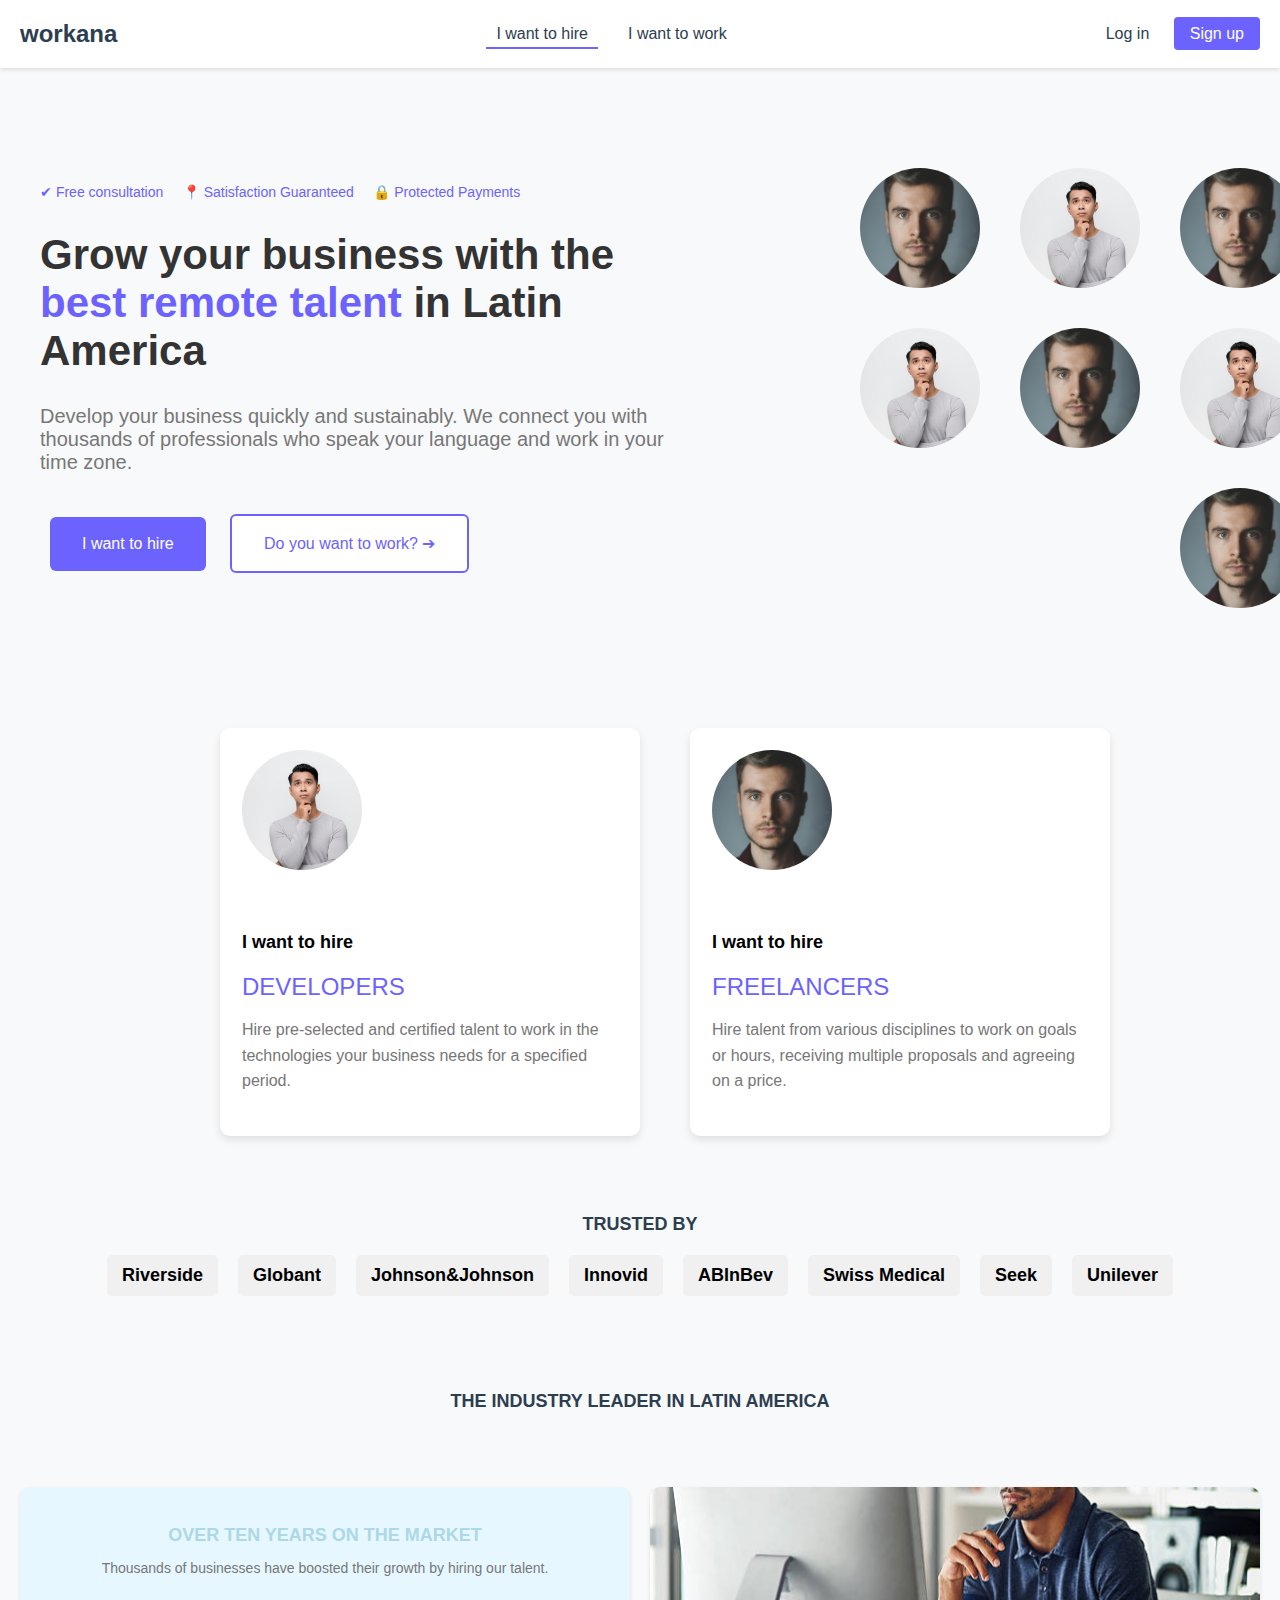
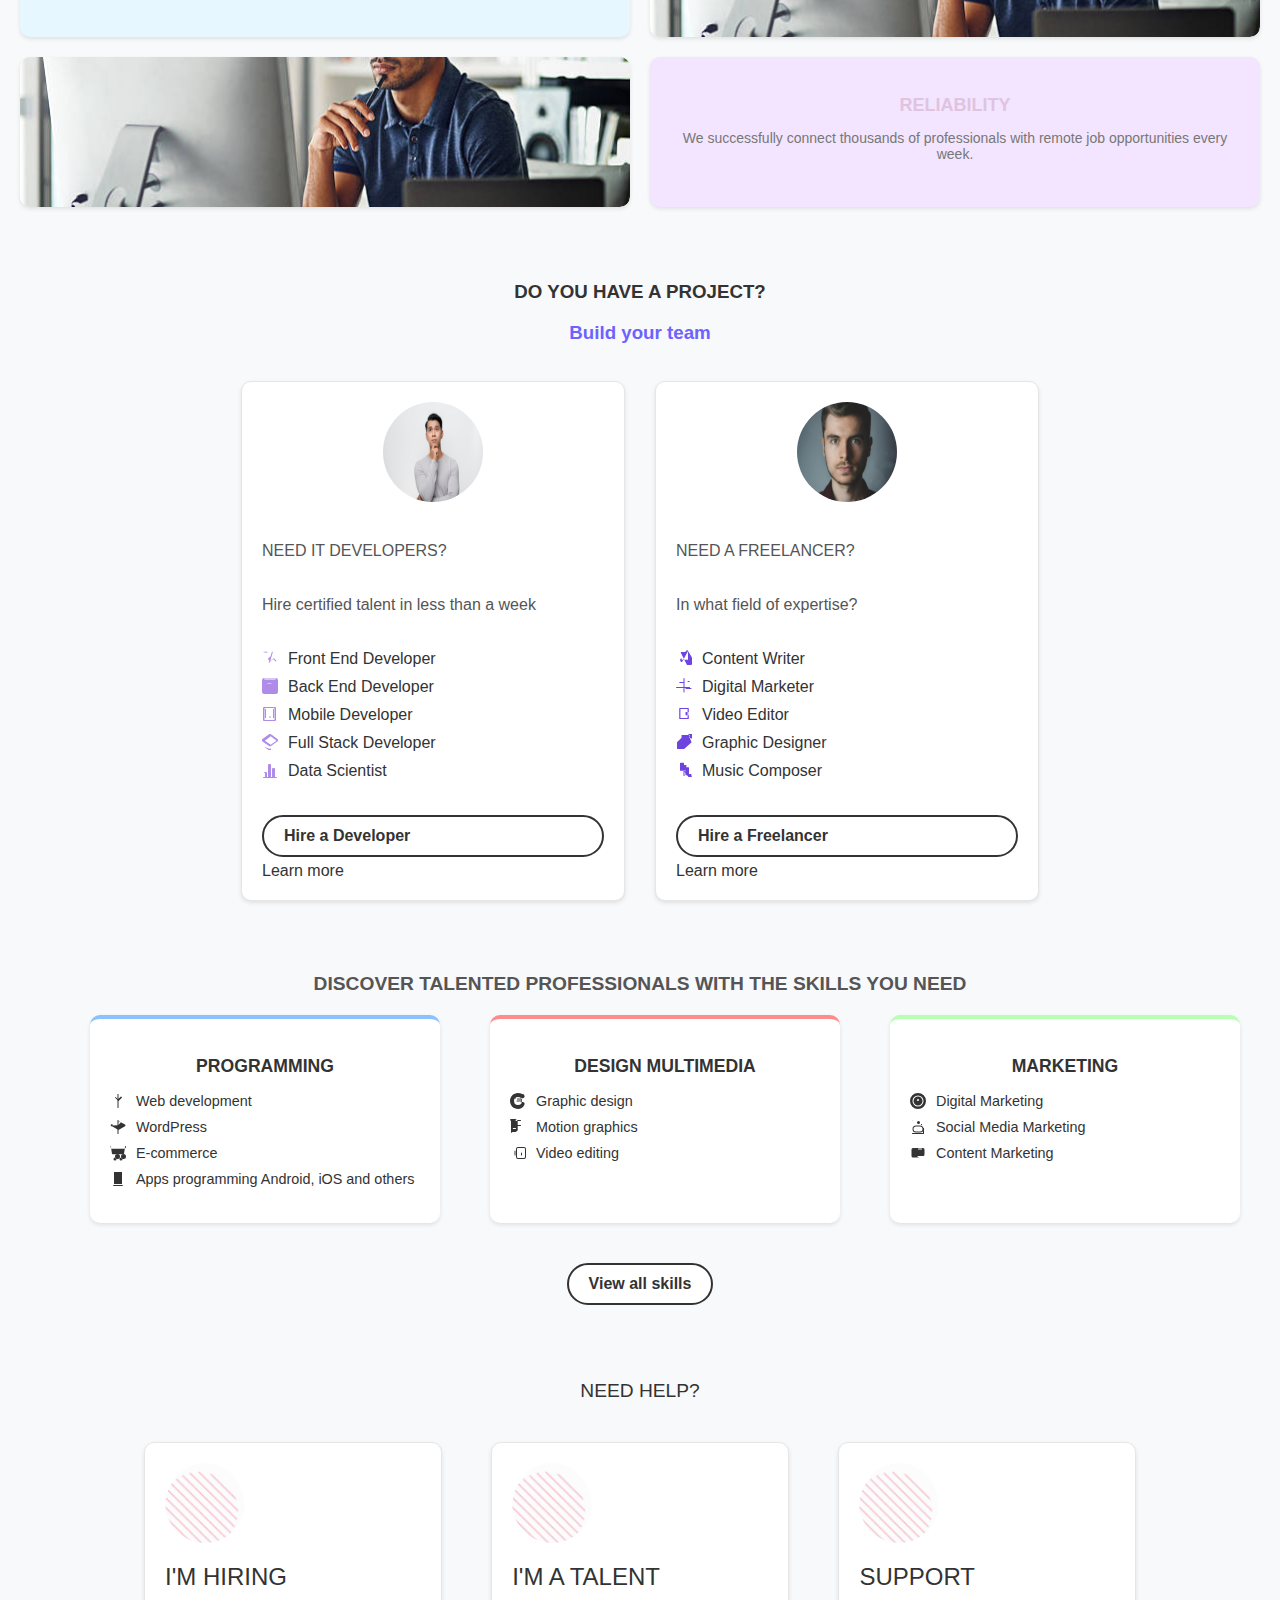
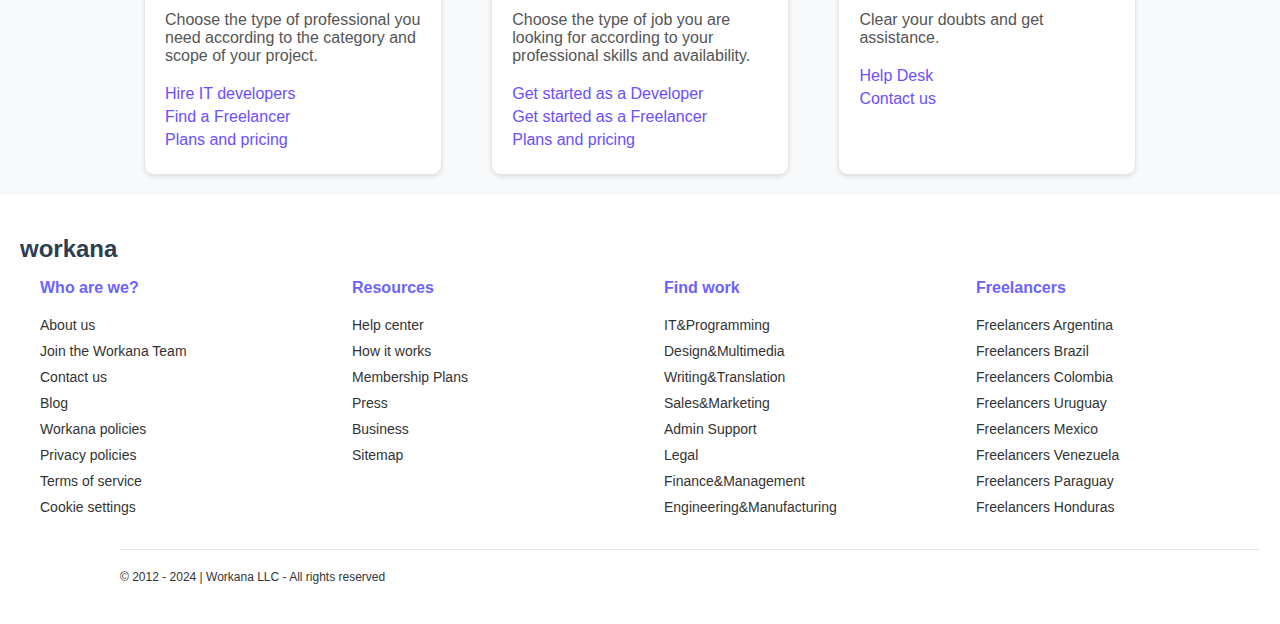
<file: index.html>
<!DOCTYPE html>
<html lang="en">
<head>
    <meta charset="UTF-8">
    <meta name="viewport" content="width=device-width, initial-scale=1.0">
    <title>Workana Clone</title>
    <link rel="stylesheet" href="assets/css/style.css">
</head>
<body>
    <header>
        <div class="logo">workana</div>
        <nav>
            <ul>
                <li><a href="#" class="active">I want to hire</a></li>
                <li><a href="wantwork.html">I want to work</a></li>
            </ul>
        </nav>
        <div class="auth">
            <a href="#">Log in</a>
            <a href="#" class="signup">Sign up</a>
        </div>
    </header>
    <main>
        <section class="hero">
            <div class="hero-text">
                <div class="badges">
                    <span>✔ Free consultation</span>
                    <span>📍 Satisfaction Guaranteed</span>
                    <span>🔒 Protected Payments</span>
                </div>
                <h1>Grow your business with the  <span class="highlight">best remote talent</span> in Latin America</h1>
                <p>Develop your business quickly and sustainably. We connect you with thousands of professionals who speak your language and work in your time zone.</p>
                <a href="#" class="cta">I want to hire</a>
                <a href="wantwork.html" class="cta secondary">Do you want to work? ➔</a>
            </div>
            <div class="hero-images">
                <div id="circle1" class="circle"><img src="assets/images/person.jpg" alt="Person"></div>
                <div id="circle2" class="circle"><img src="assets/images/person1.png" alt="Person"></div>
                <div id="circle3" class="circle"><img src="assets/images/person.jpg" alt="Person"></div>
                <div id="circle4" class="circle"><img src="assets/images/person1.png" alt="Person"></div>
                <div id="circle5" class="circle"><img src="assets/images/person.jpg" alt="Person"></div>
                <div id="circle6" class="circle"><img src="assets/images/person1.png" alt="Person"></div>
                <div id="circle7" class="circle"><img src="assets/images/person.jpg" alt="Person"></div>
            </div>
        </section>
        
        <section class="cards-section">
            <div class="card">
                <div class="card-image">
                    <img src="assets/images/person1.png" alt="Developer">
                </div>
                <div class="card-content">
                    <h3>I want to hire</h3>
                    <h2 class="highlight">DEVELOPERS</h2>
                    <p>Hire pre-selected and certified talent to work in the technologies your business needs for a specified period.</p>
                </div>
            </div>
            <div class="card" >
                <div class="card-image">
                    <img src="assets/images/person.jpg" alt="Freelancer">
                </div>
                <div class="card-content">
                    <h3>I want to hire</h3>
                    <h2 class="highlight">FREELANCERS</h2>
                    <p>Hire talent from various disciplines to work on goals or hours, receiving multiple proposals and agreeing on a price.</p>
                </div>
            </div>
        </section>
        
        
            <section class="trusted-by">
                <h3>TRUSTED BY</h3>
                <div class="logos">
                    <span>Riverside</span>
                    <span>Globant</span>
                    <span>Johnson&Johnson</span>
                    <span>Innovid</span>
                    <span>ABInBev</span>
                    <span>Swiss Medical</span>
                    <span>Seek</span>
                    <span>Unilever</span>
                </div>
            </section>
            <section class="leader-section">
                <h2>THE INDUSTRY LEADER IN LATIN AMERICA</h2>
            </section>
            <section class="cards-section">
                <div class="card-container">
                    <div class="info-card blue-background">
                        <div class="card-details">
                            <h3 class="card-title" style="color: lightblue;">OVER TEN YEARS ON THE MARKET</h3>
                            <p>Thousands of businesses have boosted their growth by hiring our talent.</p>
                        </div>
                    </div>
                   <div class="card-image1">
                        <img src="assets/images/personcomputer.jpg" alt="Image 3">
                    </div>
                    <div class="card-image1">
                        <img src="assets/images/personcomputer.jpg" alt="Image 3">
                    </div>
                   
                    <div class="info-card purple-background">
                        <div class="card-details">
                            <h3 class="card-title" style="color:rgb(223, 195, 223);">RELIABILITY </h3>
                            <p>We successfully connect thousands of professionals with remote job opportunities every week.</p>
                        </div>
                    </div>
  
                   
                </div>
            </section>
            <br>
            <br>
            <section>
                <center>
                    <h3>DO YOU HAVE A PROJECT?</h3>
                    <h3 style="color:#6C63FF;">Build your team</h3>
                    <br>
                </center>
                <div class="container-fluid">
                    <div class="card blue-theme">
                        <center>
                            <img src="assets/images/person1.png" alt="Profile">
                        </center>
                        <p>NEED IT DEVELOPERS?</p>
                        <p>Hire certified talent in less than a week</p>
                        <ul>
                            <li>
                                <svg xmlns="http://www.w3.org/2000/svg" width="16" height="16" fill="#b08ce9" class="bi bi-code-slash" viewBox="0 0 16 16">
                                    <path d="M10.478 1.647a.5.5 0 0 1 .344.637l-3 10a.5.5 0 0 1-.982-.291l3-10a.5.5 0 0 1 .637-.346ZM5.354 2.354a.5.5 0 0 0 0-.708L2.354 1.646a.5.5 0 1 0-.708.708L4.646 2.646a.5.5 0 0 0 .708-.292ZM8.5 10.5a.5.5 0 0 1-.354.854h-.146l-2-2a.5.5 0 0 1 0-.707l2-2A.5.5 0 0 1 8.5 6.5v4Zm-.854 1.146L11.5 8.5a.5.5 0 0 1 .707 0l2 2a.5.5 0 0 1-.707.707l-2-2a.5.5 0 0 1-.707-.707l-2 2a.5.5 0 0 1-.707.707Z"/>
                                </svg>
                                Front End Developer
                            </li>
                            <li>
                                <svg xmlns="http://www.w3.org/2000/svg" width="16" height="16" fill="#b08ce9" class="bi bi-server" viewBox="0 0 16 16">
                                    <path d="M5.5 10a.5.5 0 0 1 .5.5v.525a.5.5 0 0 1-1 0V10.5a.5.5 0 0 1 .5-.5Zm-1-4a.5.5 0 0 1 .5.5V7h4V6.5a.5.5 0 0 1 1 0v.525a.5.5 0 0 1-1 0V6.5A.5.5 0 0 1 9.5 6V5h-4v1a.5.5 0 0 1-.5.5ZM0 2.25A2.25 2.25 0 0 1 2.25 0h11.5A2.25 2.25 0 0 1 16 2.25v11.5A2.25 2.25 0 0 1 13.75 16H2.25A2.25 2.25 0 0 1 0 13.75V2.25ZM4.5 13.5v-1a.5.5 0 0 1 .5-.5h6a.5.5 0 0 1 .5.5v1h-7Zm1-2.5a.5.5 0 0 1 .5-.5h4a.5.5 0 0 1 .5.5v1a.5.5 0 0 1-.5.5h-4a.5.5 0 0 1-.5-.5v-1ZM4 6a.5.5 0 0 1 .5-.5h7A.5.5 0 0 1 12 6v1a.5.5 0 0 1-.5.5h-7A.5.5 0 0 1 4 7V6ZM3 1.5h10a1 1 0 0 0 1-1H2a1 1 0 0 0 1 1Z"/>
                                </svg>
                                Back End Developer
                            </li>
                            <li>
                                <svg xmlns="http://www.w3.org/2000/svg" width="16" height="16" fill="#b08ce9" class="bi bi-phone" viewBox="0 0 16 16">
                                    <path d="M1 2a1 1 0 0 1 1-1h11a1 1 0 0 1 1 1v12a1 1 0 0 1-1 1H2a1 1 0 0 1-1-1V2Zm2 0a.5.5 0 0 0-.5.5v11A.5.5 0 0 0 3 14h9a.5.5 0 0 0 .5-.5v-11A.5.5 0 0 0 12 2H3Zm5 10a.5.5 0 0 0 .5-.5v-1a.5.5 0 0 0-1 0v1a.5.5 0 0 0 .5.5ZM3 3h1v9H3V3Zm8 0h1v9h-1V3Z"/>
                                </svg>
                                Mobile Developer
                            </li>
                            <li>
                                <svg xmlns="http://www.w3.org/2000/svg" width="16" height="16" fill="#b08ce9" class="bi bi-layers" viewBox="0 0 16 16">
                                    <path d="M8 0c-.374 0-.708.139-.99.347l-6.503 4.686a1.495 1.495 0 0 0-.004 2.37l6.501 4.686c.55.396 1.38.396 1.93 0l6.501-4.686a1.495 1.495 0 0 0-.004-2.37L8.99.347A1.41 1.41 0 0 0 8 0Zm.72 2.147L14.5 6.678 8.72 10.832 2.94 6.678 8.72 2.147Zm.28 12.264l-.04-.027-.261.188c-.536.386-1.376.386-1.912 0L2 12.679l-.016.011-.006.004.045.03L8 17l6.002-4.276-.005-.004L14 12.679l-5.001 3.732Z"/>
                                </svg>
                                Full Stack Developer
                            </li>
                            <li>
                                <svg xmlns="http://www.w3.org/2000/svg" width="16" height="16" fill="#b08ce9" class="bi bi-bar-chart" viewBox="0 0 16 16">
                                    <path d="M2 11a1 1 0 0 1 1-1h1a1 1 0 0 1 1 1v4H3v-4Zm4-8a1 1 0 0 1 1-1h1a1 1 0 0 1 1 1v12H6V3Zm4 4a1 1 0 0 1 1-1h1a1 1 0 0 1 1 1v8h-3V7ZM1 15.5a.5.5 0 0 1 .5-.5h13a.5.5 0 0 1 0 1h-13a.5.5 0 0 1-.5-.5Z"/>
                                </svg>
                                Data Scientist
                            </li>
                        </ul>
                        <a href="#" class="button button-purple">Hire a Developer</a>
                        <span class="learn-more">Learn more</span>
                    </div>
                    <div class="card purple-theme">
                        <center>
                            <img src="assets/images/person.jpg" alt="Profile">
                        </center>
                        <p>NEED A FREELANCER?</p>
                        <p>In what field of expertise?</p>
                        <ul>
                            <li>
                                <svg xmlns="http://www.w3.org/2000/svg" width="16" height="16" fill="#6e44e1" class="bi bi-pencil-square" viewBox="0 0 16 16">
                                    <path d="M10.854 0a1 1 0 0 1 .853.486l3.798 6.333a1 1 0 0 1 .048.057l1 2A1 1 0 0 1 16 10.618V14a1 1 0 0 1-1 1h-3.382a1 1 0 0 1-.894-.553l-6-12A1 1 0 0 1 5 2h4.854Zm1.088 1.361L6.036 12H5L4 10l1-2 .618 1.236a1 1 0 0 0 .895.553H12V1.361Zm-.518-1.041L11.146 3H7.191L11.424.582Z"/>
                                </svg>
                                Content Writer
                            </li>
                            <li>
                                <svg xmlns="http://www.w3.org/2000/svg" width="16" height="16" fill="#6e44e1" class="bi bi-megaphone" viewBox="0 0 16 16">
                                    <path d="M8 0a.5.5 0 0 1 .5.5V14a.5.5 0 0 1-1 0V.5A.5.5 0 0 1 8 0Zm5.5 3.5a.5.5 0 0 0-.5-.5H12a.5.5 0 0 0 0 1h1.5a.5.5 0 0 0 .5-.5Zm-9 1a.5.5 0 0 1 .5-.5H8a.5.5 0 0 1 0 1H4.5a.5.5 0 0 1-.5-.5Zm11 6a.5.5 0 0 1-.5.5H10a.5.5 0 0 1 0-1h5a.5.5 0 0 1 .5.5Zm-12-6a.5.5 0 0 1 .5-.5H8a.5.5 0 0 1 0 1H3.5a.5.5 0 0 1-.5-.5ZM0 9.5A.5.5 0 0 1 .5 9h13a.5.5 0 0 1 0 1H.5a.5.5 0 0 1-.5-.5Z"/>
                                </svg>
                                Digital Marketer
                            </li>
                            <li>
                                <svg xmlns="http://www.w3.org/2000/svg" width="16" height="16" fill="#6e44e1" class="bi bi-camera-video" viewBox="0 0 16 16">
                                    <path d="M12.268 2a.5.5 0 0 1 .5.5v10a.5.5 0 0 1-.5.5H3.732a.5.5 0 0 1-.5-.5v-10a.5.5 0 0 1 .5-.5h8.536Zm-.684 1H4.416v9h7.168v-9Zm-1.566 3a.5.5 0 0 0-.5.5v2.286a.5.5 0 0 0 .5.5l2.5-.001a.5.5 0 0 0 .5-.5V6.5a.5.5 0 0 0-.5-.5h-2Z"/>
                                </svg>
                                Video Editor
                            </li>
                            <li>
                                <svg xmlns="http://www.w3.org/2000/svg" width="16" height="16" fill="#6e44e1" class="bi bi-pencil" viewBox="0 0 16 16">
                                    <path d="M11.944 0a.5.5 0 0 1 .47.325l3.056 7.694a.5.5 0 0 1-.094.532L8.147 15H1.5a.5.5 0 0 1-.5-.5V8.353l6.192-6.192a.5.5 0 0 1 .53-.094L15.675 4.585a.5.5 0 0 1 .325.47V0ZM14.5 5.546 8.354 11.693a.5.5 0 0 1-.638.06l-2-1.5a.5.5 0 0 1-.158-.365V1h8v4.546ZM7 2.147V6.5a.5.5 0 0 1-.5.5H2.647L7 2.147Z"/>
                                </svg>
                                Graphic Designer
                            </li>
                            <li>
                                <svg xmlns="http://www.w3.org/2000/svg" width="16" height="16" fill="#6e44e1" class="bi bi-music-note-beamed" viewBox="0 0 16 16">
                                    <path d="M0 2.5a.5.5 0 0 1 .5-.5h3.639a.5.5 0 0 1 .403.2l2.236 3a.5.5 0 0 0 .332.15H12.5a.5.5 0 0 1 .5.5v7a.5.5 0 0 1-.5.5H10a.5.5 0 0 1-.5-.5V8.13L5.535 2.264A.5.5 0 0 0 5.141 2H.5a.5.5 0 0 1-.5-.5Zm7.5 6.621V14h1V9.121L5.515 3.293A.5.5 0 0 1 5.897 3h4.553L10 8.121Z"/>
                                    <path d="M15 11.5a.5.5 0 0 1-.5.5h-2.591a.5.5 0 0 1-.403-.2l-2.236-3a.5.5 0 0 0-.332-.15H4.5a.5.5 0 0 1-.5-.5v-7a.5.5 0 0 1 .5-.5h3a.5.5 0 0 1 .5.5v7.87l4.465 5.866A.5.5 0 0 0 12.859 15H15.5a.5.5 0 0 1 .5.5Z"/>
                                </svg>
                                Music Composer
                            </li>
                        </ul>
                        <a href="#" class="button button-purple">Hire a Freelancer</a>
                        <span class="learn-more">Learn more</span>
                    </div>
                </div>
            </section>
            <br>
            <br>
            
            <div class="container">
                <h2 class="section-title">DISCOVER TALENTED PROFESSIONALS WITH THE SKILLS YOU NEED</h2>
                <div class="skills">
                    <div class="skill-card programming">
                        <h3>PROGRAMMING</h3>
                        <ul>
                            <li>
                                <svg xmlns="http://www.w3.org/2000/svg" width="16" height="16" fill="currentColor" class="bi bi-code-slash" viewBox="0 0 16 16">
                                    <path d="M11.854 4.146a.5.5 0 0 1 0 .708l-3 3a.5.5 0 0 1-.708 0l-3-3a.5.5 0 1 1 .708-.708L8 6.293l2.646-2.647a.5.5 0 0 1 .708 0z"/>
                                    <path d="M8 1a.5.5 0 0 1 .5.5v13a.5.5 0 0 1-1 0v-13A.5.5 0 0 1 8 1z"/>
                                </svg>
                                Web development
                            </li>
                            <li>
                                <svg xmlns="http://www.w3.org/2000/svg" width="16" height="16" fill="currentColor" class="bi bi-stack" viewBox="0 0 16 16">
                                    <path d="M8.056 2.152a1 1 0 0 1 .888 0l6.05 3.4a1 1 0 0 1 0 1.742l-6.05 3.4a1 1 0 0 1-.888 0l-6.05-3.4a1 1 0 1 1 .708-.708L8 6.293l2.646-2.647a.5.5 0 0 1 .708 0z"/>
                                    <path d="M8 1a.5.5 0 0 1 .5.5v13a.5.5 0 0 1-1 0v-13A.5.5 0 0 1 8 1z"/>
                                </svg>
                                WordPress
                            </li>
                            <li>
                                <svg xmlns="http://www.w3.org/2000/svg" width="16" height="16" fill="currentColor" class="bi bi-cart" viewBox="0 0 16 16">
                                    <path d="M.5 1a.5.5 0 0 1 .5.5v.527l.89 6.24a1 1 0 0 0 .98.867h10.26a1 1 0 0 0 .98-.867l.89-6.24V1.5a.5.5 0 0 1 1 0v.527a2 2 0 0 1-1.96 1.734H2.46a2 2 0 0 1-1.96-1.734V1.5a.5.5 0 0 1 .5-.5z"/>
                                    <path d="M5 11.5A2.5 2.5 0 1 1 7.5 14 2.5 2.5 0 0 1 5 11.5zm0 1A1.5 1.5 0 1 0 6.5 14 1.5 1.5 0 0 0 5 12.5zm6-1A2.5 2.5 0 1 1 13.5 14 2.5 2.5 0 0 1 11 11.5zm0 1A1.5 1.5 0 1 0 12.5 14 1.5 1.5 0 0 0 11 12.5z"/>
                                </svg>
                                E-commerce
                            </li>
                            <li>
                                <svg xmlns="http://www.w3.org/2000/svg" width="16" height="16" fill="currentColor" class="bi bi-phone" viewBox="0 0 16 16">
                                    <path d="M3 0a1 1 0 0 1 1-1h8a1 1 0 0 1 1 1v14a1 1 0 0 1-1 1H4a1 1 0 0 1-1-1V0zm10 0H3v14h10V0zm-1 13H4V1h8v12z"/>
                                </svg>
                                Apps programming Android, iOS and others
                            </li>
                        </ul>
                    </div>
                    <div class="skill-card design">
                        <h3>DESIGN MULTIMEDIA</h3>
                        <ul>
                            <li>
                                <svg xmlns="http://www.w3.org/2000/svg" width="16" height="16" fill="currentColor" class="bi bi-palette" viewBox="0 0 16 16">
                                    <path d="M8 0C3.58 0 0 3.58 0 8s3.58 8 8 8c2.8 0 4.845-1.306 5.865-3.225.32-.59.563-1.21.7-1.85.108-.505-.05-1.023-.42-1.4-.335-.344-.783-.548-1.26-.543h-.275c-.34 0-.683.066-1.016.2-1.25.48-2.11-.37-2.11-2.11s.86-2.59 2.11-2.11c.333.134.676.2 1.016.2h.275c.477.005.925-.2 1.26-.543.37-.377.528-.895.42-1.4a8.013 8.013 0 0 0-.7-1.85C12.845 1.306 10.8 0 8 0zm4 8a4 4 0 1 1-8 0 4 4 0 0 1 8 0zM4 9.5a.5.5 0 0 0 0-1h-1a.5.5 0 0 0 0 1h1zm1.5-4a.5.5 0 0 0 0-1h-1a.5.5 0 0 0 0 1h1zm5 1a.5.5 0 0 0 0-1h-3a.5.5 0 0 0 0 1h3zm.5 2a.5.5 0 0 0 0-1h-4a.5.5 0 0 0 0 1h4z"/>
                                </svg>
                                Graphic design
                            </li>
                            <li>
                                <svg xmlns="http://www.w3.org/2000/svg" width="16" height="16" fill="currentColor" class="bi bi-camera" viewBox="0 0 16 16">
                                    <path d="M0 1a1 1 0 0 1 1-1h4.293a1 1 0 0 1 .707.293l1.414 1.414a1 1 0 0 1 .293.707v8.586a1 1 0 0 1-.293.707L6 12.707a1 1 0 0 1-.707.293H2.5l-.354.354a1 1 0 0 1-.353.146l-.353.353A1 1 0 0 1 1 14V2zm7.5 6a.5.5 0 0 0 0-1H6a.5.5 0 0 0 0 1h1.5zm-5 3a.5.5 0 0 0 0-1H2a.5.5 0 0 0 0 1h1.5zm8-3a.5.5 0 0 0 0-1H6a.5.5 0 0 0 0 1h4.5zm-5 3a.5.5 0 0 0 0-1H2a.5.5 0 0 0 0 1h1.5zm5-8a.5.5 0 0 0 0-1H6a.5.5 0 0 0 0 1h4.5z"/>
                                </svg>
                                Motion graphics
                            </li>
                            <li>
                                <svg xmlns="http://www.w3.org/2000/svg" width="16" height="16" fill="currentColor" class="bi bi-camera-video" viewBox="0 0 16 16">
                                    <path d="M14 3a1 1 0 0 1 1 1v8a1 1 0 0 1-1 1H8a1 1 0 0 1-1-1V4a1 1 0 0 1 1-1h6zM8 2a2 2 0 0 0-2 2v8a2 2 0 0 0 2 2h6a2 2 0 0 0 2-2V4a2 2 0 0 0-2-2H8zm3.5 5.5a.5.5 0 0 1 .5.5v2a.5.5 0 0 1-1 0v-2a.5.5 0 0 1 .5-.5zM5 5.5a.5.5 0 0 1 .5.5v4a.5.5 0 0 1-1 0v-4a.5.5 0 0 1 .5-.5z"/>
                                </svg>
                                Video editing
                            </li>
                        </ul>
                    </div>
                    <div class="skill-card marketing">
                        <h3>MARKETING</h3>
                        <ul>
                            <li>
                                <svg xmlns="http://www.w3.org/2000/svg" width="16" height="16" fill="currentColor" class="bi bi-bullseye" viewBox="0 0 16 16">
                                    <path d="M8 0a8 8 0 1 0 0 16A8 8 0 0 0 8 0zM2.5 8a5.5 5.5 0 1 1 11 0 5.5 5.5 0 0 1-11 0z"/>
                                    <path d="M8 3.5a4.5 4.5 0 1 0 0 9 4.5 4.5 0 0 0 0-9zM7 7a1 1 0 1 1 2 0 1 1 0 0 1-2 0z"/>
                                </svg>
                                Digital Marketing
                            </li>
                            <li>
                                <svg xmlns="http://www.w3.org/2000/svg" width="16" height="16" fill="currentColor" class="bi bi-file-earmark-person" viewBox="0 0 16 16">
                                    <path d="M10 3.5a1.5 1.5 0 1 1-3 0 1.5 1.5 0 0 1 3 0zM6 7.5a2.5 2.5 0 0 0 0 5h4a2.5 2.5 0 0 0 0-5H6zm0-1h4a3.5 3.5 0 0 1 0 7H6a3.5 3.5 0 0 1 0-7z"/>
                                    <path d="M2.5 1a.5.5 0 0 0-.5.5v13a.5.5 0 0 0 .5.5h11a.5.5 0 0 0 .5-.5V9h-1v5H2V1.5A.5.5 0 0 0 2.5 1zM12 6h-1V5h1v1z"/>
                                </svg>
                                Social Media Marketing
                            </li>
                            <li>
                                <svg xmlns="http://www.w3.org/2000/svg" width="16" height="16" fill="currentColor" class="bi bi-chat-dots" viewBox="0 0 16 16">
                                    <path d="M1.5 4.5A1.5 1.5 0 0 1 3 3h10a1.5 1.5 0 0 1 1.5 1.5v5a1.5 1.5 0 0 1-1.5 1.5h-5a.5.5 0 0 0-.354.854l1.646 1.646A1.5 1.5 0 0 1 9 12.5H3a1.5 1.5 0 0 1-1.5-1.5v-7zm7-1a.5.5 0 0 0 0 1h3a.5.5 0 0 0 0-1h-3z"/>
                                    <path d="M2 6.5a.5.5 0 0 1 .5-.5h5a.5.5 0 0 1 0 1H2.5a.5.5 0 0 1-.5-.5zm0 2a.5.5 0 0 1 .5-.5h5a.5.5 0 0 1 0 1H2.5a.5.5 0 0 1-.5-.5zm0 2a.5.5 0 0 1 .5-.5h3a.5.5 0 0 1 0 1H2.5a.5.5 0 0 1-.5-.5z"/>
                                </svg>
                                Content Marketing
                            </li>
                        </ul>
                     
                    </div>
                    
                </div>
                <center>
                    <a href="#" class="details">View all skills</a>
                </center>
               
            </div>
            <br>
            <br>
      
</main>
<center>
    <p style="font-size: larger;">NEED HELP?</p>
</center>


<div class="container_1">
    <div class="help-section">
        <div class="card">
            <div class="icon">
                <img src="assets/images/lines.PNG" alt="Hiring Icon">
            </div>
            <div>
                <h2>I'M HIRING</h2>
                <p>Choose the type of professional you need according to the category and scope of your project.</p>
                <a href="#">Hire IT developers</a>
                <a href="#">Find a Freelancer</a>
                <a href="#">Plans and pricing</a>
            </div>
        </div>
        <div class="card">
            <div class="icon">
                <img src="assets/images/lines.PNG" alt="Talent Icon">
            </div>
            <div>
                <h2>I'M A TALENT</h2>
                <p>Choose the type of job you are looking for according to your professional skills and availability.</p>
                <a href="#">Get started as a Developer</a>
                <a href="#">Get started as a Freelancer</a>
                <a href="#">Plans and pricing</a>
            </div>
        </div>
        <div class="card">
            <div class="icon">
                <img src="assets/images/lines.PNG" alt="Support Icon">
            </div>
            <div>
                <h2>SUPPORT</h2>
                <p>Clear your doubts and get assistance.</p>
                <a href="#">Help Desk</a>
                <a href="#">Contact us</a>
            </div>
        </div>
    </div>
</div>
    <footer class="footer">
        <div class="logo">workana</div>
        <div class="footer-container">
            <div class="footer-column">
                <h3 style="color:#6C63FF">Who are we?</h3>
                <ul>
                    <li><a href="#">About us</a></li>
                    <li><a href="#">Join the Workana Team</a></li>
                    <li><a href="#">Contact us</a></li>
                    <li><a href="#">Blog</a></li>
                    <li><a href="#">Workana policies</a></li>
                    <li><a href="#">Privacy policies</a></li>
                    <li><a href="#">Terms of service</a></li>
                    <li><a href="#">Cookie settings</a></li>
                </ul>
            </div>
            <div class="footer-column">
                <h3 style="color:#6C63FF">Resources</h3>
                <ul>
                    <li><a href="#">Help center</a></li>
                    <li><a href="#">How it works</a></li>
                    <li><a href="#">Membership Plans</a></li>
                    <li><a href="#">Press</a></li>
                    <li><a href="#">Business</a></li>
                    <li><a href="#">Sitemap</a></li>
                </ul>
            </div>
            <div class="footer-column">
                <h3 style="color:#6C63FF">Find work</h3>
                <ul>
                    <li><a href="#">IT&Programming</a></li>
                    <li><a href="#">Design&Multimedia</a></li>
                    <li><a href="#">Writing&Translation</a></li>
                    <li><a href="#">Sales&Marketing</a></li>
                    <li><a href="#">Admin Support</a></li>
                    <li><a href="#">Legal</a></li>
                    <li><a href="#">Finance&Management</a></li>
                    <li><a href="#">Engineering&Manufacturing</a></li>
                </ul>
            </div>
            <div class="footer-column">
                <h3 style="color:#6C63FF">Freelancers</h3>
                <ul>
                    <li><a href="#">Freelancers Argentina</a></li>
                    <li><a href="#">Freelancers Brazil</a></li>
                    <li><a href="#">Freelancers Colombia</a></li>
                    <li><a href="#">Freelancers Uruguay</a></li>
                    <li><a href="#">Freelancers Mexico</a></li>
                    <li><a href="#">Freelancers Venezuela</a></li>
                    <li><a href="#">Freelancers Paraguay</a></li>
                    <li><a href="#">Freelancers Honduras</a></li>
                </ul>
            </div>
        </div>
        <div class="footer-bottom">
            <p>&copy; 2012 - 2024 | Workana LLC - All rights reserved</p>
        </div>
    </footer>
</body>
</html>
</file>
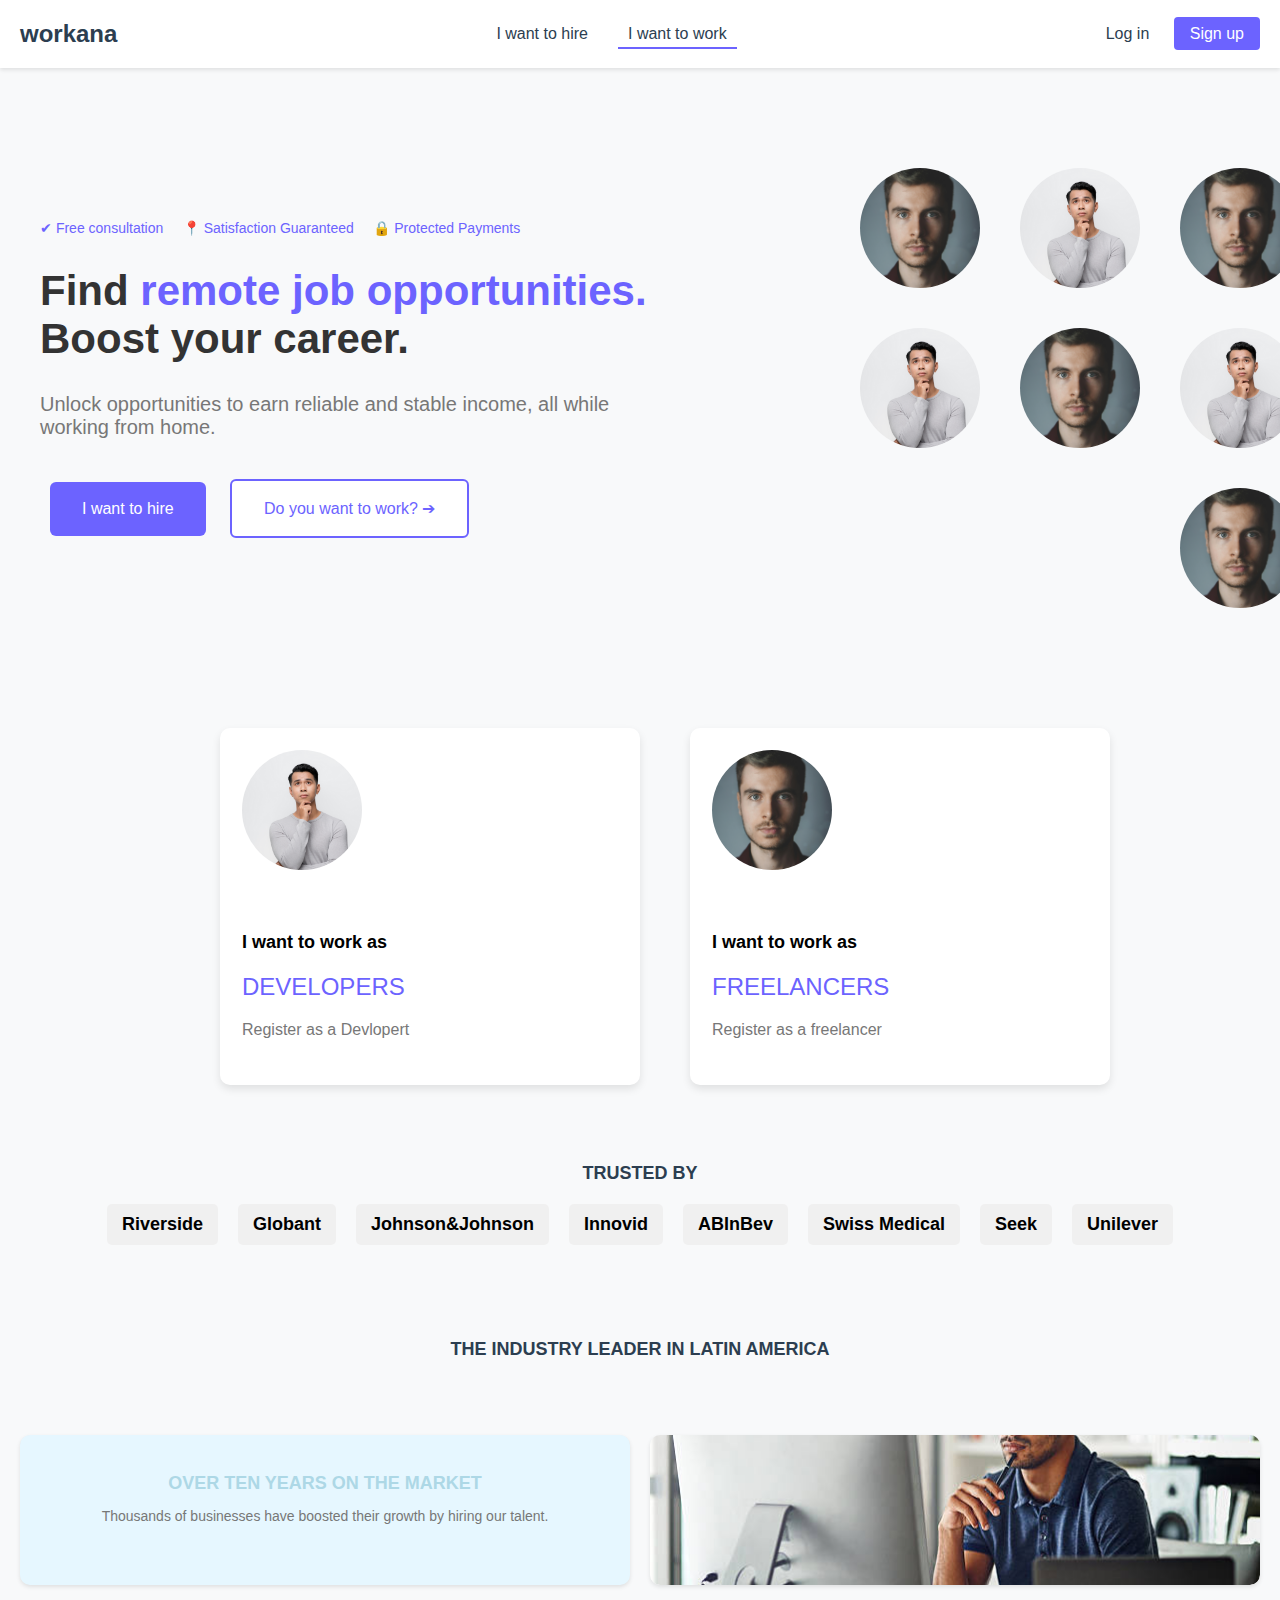
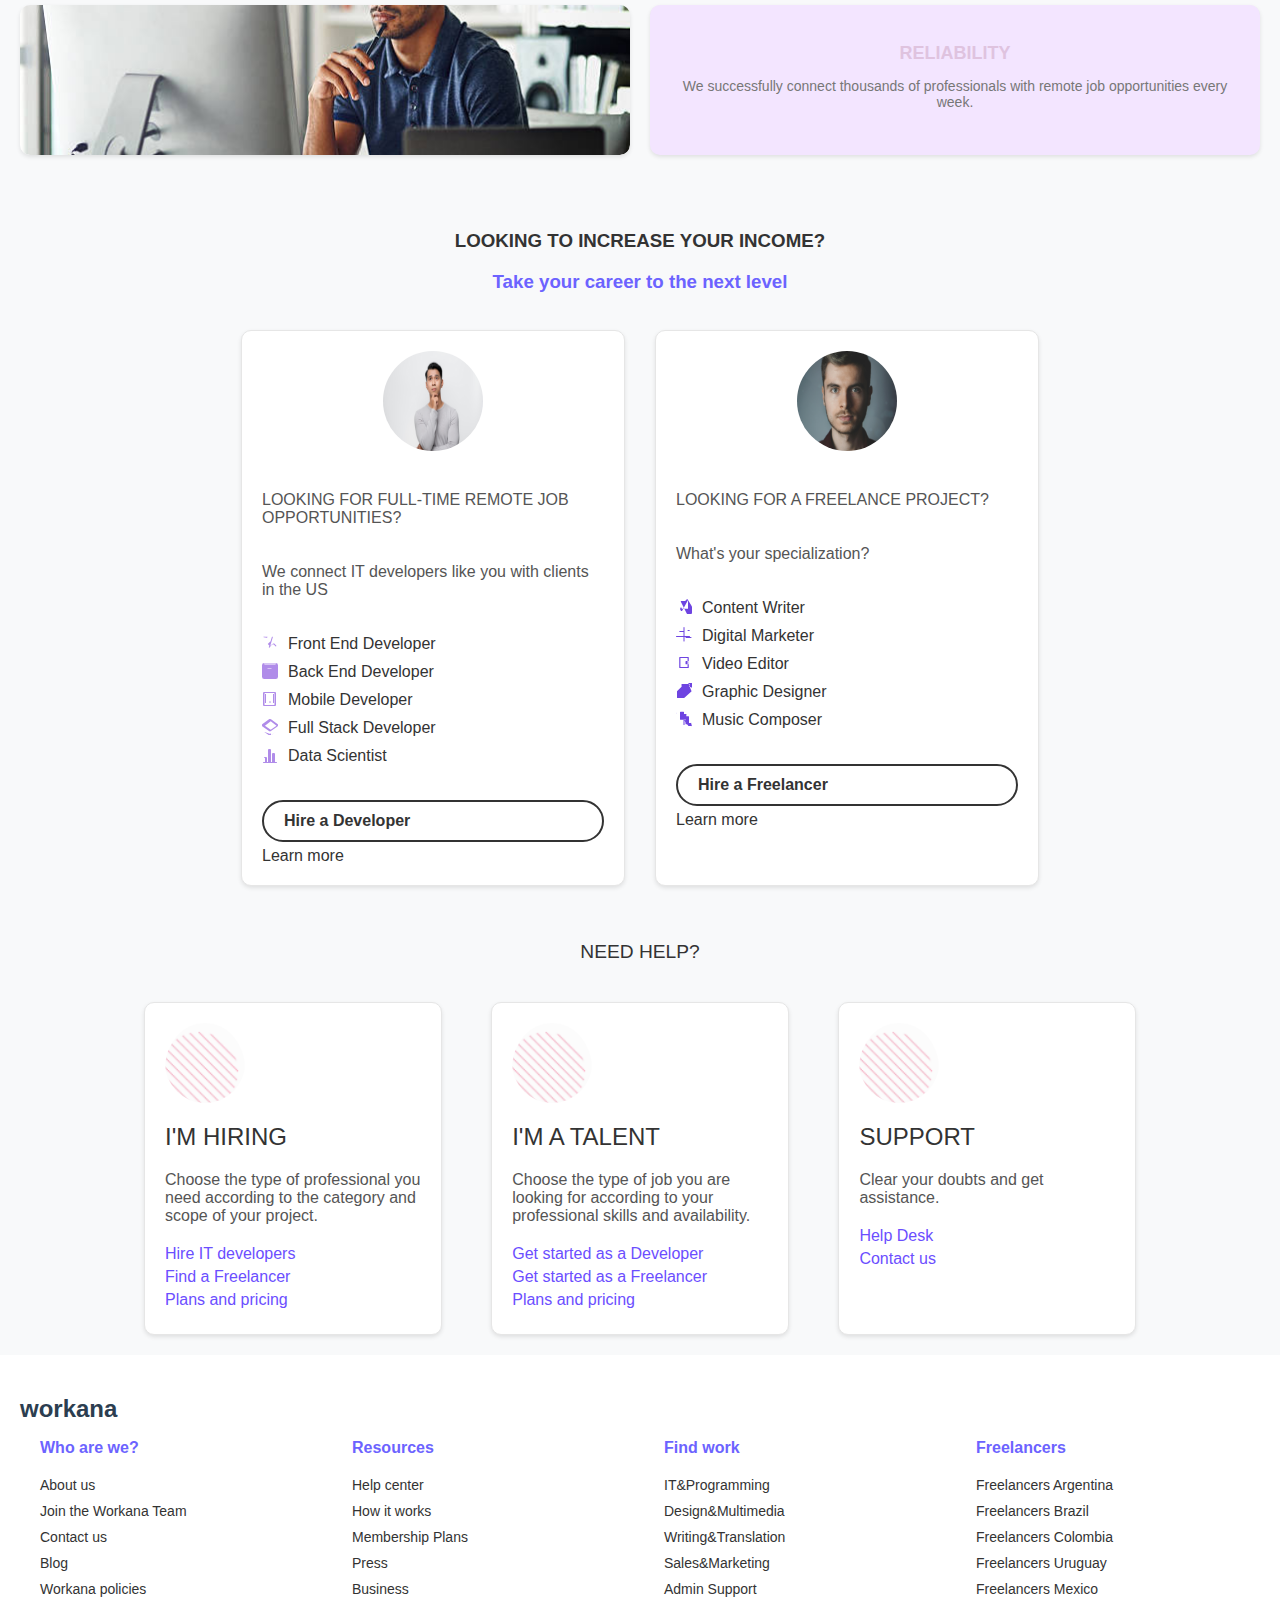
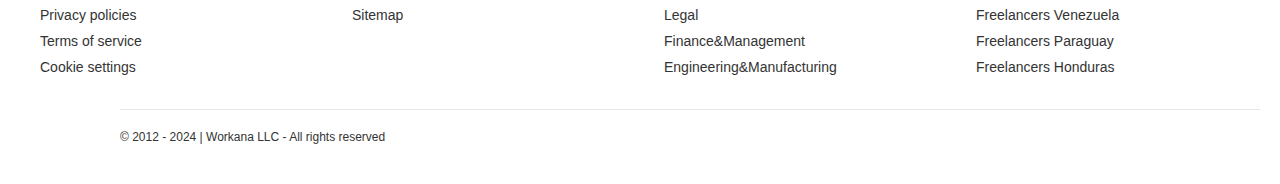
<file: wantwork.html>
<!DOCTYPE html>
<html lang="en">
<head>
    <meta charset="UTF-8">
    <meta name="viewport" content="width=device-width, initial-scale=1.0">
    <title>Workana Clone</title>
    <link rel="stylesheet" href="assets/css/style.css">
</head>
<body>
    <header>
        <div class="logo">workana</div>
        <nav>
            <ul>
                <li><a href="index.html" >I want to hire</a></li>
                <li><a href="#" class="active">I want to work</a></li>
            </ul>
        </nav>
        <div class="auth">
            <a href="#">Log in</a>
            <a href="#" class="signup">Sign up</a>
        </div>
    </header>
    <main>
        <section class="hero">
            <div class="hero-text">
                <div class="badges">
                    <span>✔ Free consultation</span>
                    <span>📍 Satisfaction Guaranteed</span>
                    <span>🔒 Protected Payments</span>
                </div>
                <h1>Find <span class="highlight">remote job opportunities.</span> Boost your career.</h1>
                <p>Unlock opportunities to earn reliable and stable income,
                    all while working from home.</p>
                <a href="index.html" class="cta">I want to hire</a>
                <a href="#" class="cta secondary">Do you want to work? ➔</a>
            </div>
            <div class="hero-images">
                <div id="circle1" class="circle"><img src="assets/images/person.jpg" alt="Person"></div>
                <div id="circle2" class="circle"><img src="assets/images/person1.png" alt="Person"></div>
                <div id="circle3" class="circle"><img src="assets/images/person.jpg" alt="Person"></div>
                <div id="circle4" class="circle"><img src="assets/images/person1.png" alt="Person"></div>
                <div id="circle5" class="circle"><img src="assets/images/person.jpg" alt="Person"></div>
                <div id="circle6" class="circle"><img src="assets/images/person1.png" alt="Person"></div>
                <div id="circle7" class="circle"><img src="assets/images/person.jpg" alt="Person"></div>
            </div>
        </section>
        
        <section class="cards-section">
            <div class="card">
                <div class="card-image">
                    <img src="assets/images/person1.png" alt="Developer">
                </div>
                <div class="card-content">
                    <h3>I want to work as</h3>
                    <h2 class="highlight">DEVELOPERS</h2>
                    <p>Register as a Devlopert</p>
                </div>
            </div>
            <div class="card" >
                <div class="card-image">
                    <img src="assets/images/person.jpg" alt="Freelancer">
                </div>
                <div class="card-content">
                    <h3>I want to work as</h3>
                    <h2 class="highlight">FREELANCERS</h2>
                    <p>Register as a freelancer</p>
                </div>
            </div>
        </section>
        
        
            <section class="trusted-by">
                <h3>TRUSTED BY</h3>
                <div class="logos">
                    <span>Riverside</span>
                    <span>Globant</span>
                    <span>Johnson&Johnson</span>
                    <span>Innovid</span>
                    <span>ABInBev</span>
                    <span>Swiss Medical</span>
                    <span>Seek</span>
                    <span>Unilever</span>
                </div>
            </section>
            <section class="leader-section">
                <h2>THE INDUSTRY LEADER IN LATIN AMERICA</h2>
            </section>
            <section class="cards-section">
                <div class="card-container">
                    <div class="info-card blue-background">
                        <div class="card-details">
                            <h3 class="card-title" style="color: lightblue;">OVER TEN YEARS ON THE MARKET</h3>
                            <p>Thousands of businesses have boosted their growth by hiring our talent.</p>
                        </div>
                    </div>
                   <div class="card-image1">
                        <img src="assets/images/personcomputer.jpg" alt="Image 3">
                    </div>
                    <div class="card-image1">
                        <img src="assets/images/personcomputer.jpg" alt="Image 3">
                    </div>
                   
                    <div class="info-card purple-background">
                        <div class="card-details">
                            <h3 class="card-title" style="color:rgb(223, 195, 223);">RELIABILITY </h3>
                            <p>We successfully connect thousands of professionals with remote job opportunities every week.</p>
                        </div>
                    </div>
  
                   
                </div>
            </section>
            <br>
            <br>
            <section>
                <center>
                    <h3>LOOKING TO INCREASE YOUR INCOME?
                    </h3>
                    <h3 style="color:#6C63FF;">Take your career to the next level</h3>
                    <br>
                </center>
                <div class="container-fluid">
                    <div class="card blue-theme">
                        <center>
                            <img src="assets/images/person1.png" alt="Profile">
                        </center>
                        <p >LOOKING FOR FULL-TIME REMOTE JOB OPPORTUNITIES?</p>
                        <p>We connect IT developers like you with clients in the US</p>
                        <ul>
                            <li>
                                <svg xmlns="http://www.w3.org/2000/svg" width="16" height="16" fill="#b08ce9" class="bi bi-code-slash" viewBox="0 0 16 16">
                                    <path d="M10.478 1.647a.5.5 0 0 1 .344.637l-3 10a.5.5 0 0 1-.982-.291l3-10a.5.5 0 0 1 .637-.346ZM5.354 2.354a.5.5 0 0 0 0-.708L2.354 1.646a.5.5 0 1 0-.708.708L4.646 2.646a.5.5 0 0 0 .708-.292ZM8.5 10.5a.5.5 0 0 1-.354.854h-.146l-2-2a.5.5 0 0 1 0-.707l2-2A.5.5 0 0 1 8.5 6.5v4Zm-.854 1.146L11.5 8.5a.5.5 0 0 1 .707 0l2 2a.5.5 0 0 1-.707.707l-2-2a.5.5 0 0 1-.707-.707l-2 2a.5.5 0 0 1-.707.707Z"/>
                                </svg>
                                Front End Developer
                            </li>
                            <li>
                                <svg xmlns="http://www.w3.org/2000/svg" width="16" height="16" fill="#b08ce9" class="bi bi-server" viewBox="0 0 16 16">
                                    <path d="M5.5 10a.5.5 0 0 1 .5.5v.525a.5.5 0 0 1-1 0V10.5a.5.5 0 0 1 .5-.5Zm-1-4a.5.5 0 0 1 .5.5V7h4V6.5a.5.5 0 0 1 1 0v.525a.5.5 0 0 1-1 0V6.5A.5.5 0 0 1 9.5 6V5h-4v1a.5.5 0 0 1-.5.5ZM0 2.25A2.25 2.25 0 0 1 2.25 0h11.5A2.25 2.25 0 0 1 16 2.25v11.5A2.25 2.25 0 0 1 13.75 16H2.25A2.25 2.25 0 0 1 0 13.75V2.25ZM4.5 13.5v-1a.5.5 0 0 1 .5-.5h6a.5.5 0 0 1 .5.5v1h-7Zm1-2.5a.5.5 0 0 1 .5-.5h4a.5.5 0 0 1 .5.5v1a.5.5 0 0 1-.5.5h-4a.5.5 0 0 1-.5-.5v-1ZM4 6a.5.5 0 0 1 .5-.5h7A.5.5 0 0 1 12 6v1a.5.5 0 0 1-.5.5h-7A.5.5 0 0 1 4 7V6ZM3 1.5h10a1 1 0 0 0 1-1H2a1 1 0 0 0 1 1Z"/>
                                </svg>
                                Back End Developer
                            </li>
                            <li>
                                <svg xmlns="http://www.w3.org/2000/svg" width="16" height="16" fill="#b08ce9" class="bi bi-phone" viewBox="0 0 16 16">
                                    <path d="M1 2a1 1 0 0 1 1-1h11a1 1 0 0 1 1 1v12a1 1 0 0 1-1 1H2a1 1 0 0 1-1-1V2Zm2 0a.5.5 0 0 0-.5.5v11A.5.5 0 0 0 3 14h9a.5.5 0 0 0 .5-.5v-11A.5.5 0 0 0 12 2H3Zm5 10a.5.5 0 0 0 .5-.5v-1a.5.5 0 0 0-1 0v1a.5.5 0 0 0 .5.5ZM3 3h1v9H3V3Zm8 0h1v9h-1V3Z"/>
                                </svg>
                                Mobile Developer
                            </li>
                            <li>
                                <svg xmlns="http://www.w3.org/2000/svg" width="16" height="16" fill="#b08ce9" class="bi bi-layers" viewBox="0 0 16 16">
                                    <path d="M8 0c-.374 0-.708.139-.99.347l-6.503 4.686a1.495 1.495 0 0 0-.004 2.37l6.501 4.686c.55.396 1.38.396 1.93 0l6.501-4.686a1.495 1.495 0 0 0-.004-2.37L8.99.347A1.41 1.41 0 0 0 8 0Zm.72 2.147L14.5 6.678 8.72 10.832 2.94 6.678 8.72 2.147Zm.28 12.264l-.04-.027-.261.188c-.536.386-1.376.386-1.912 0L2 12.679l-.016.011-.006.004.045.03L8 17l6.002-4.276-.005-.004L14 12.679l-5.001 3.732Z"/>
                                </svg>
                                Full Stack Developer
                            </li>
                            <li>
                                <svg xmlns="http://www.w3.org/2000/svg" width="16" height="16" fill="#b08ce9" class="bi bi-bar-chart" viewBox="0 0 16 16">
                                    <path d="M2 11a1 1 0 0 1 1-1h1a1 1 0 0 1 1 1v4H3v-4Zm4-8a1 1 0 0 1 1-1h1a1 1 0 0 1 1 1v12H6V3Zm4 4a1 1 0 0 1 1-1h1a1 1 0 0 1 1 1v8h-3V7ZM1 15.5a.5.5 0 0 1 .5-.5h13a.5.5 0 0 1 0 1h-13a.5.5 0 0 1-.5-.5Z"/>
                                </svg>
                                Data Scientist
                            </li>
                        </ul>
                        <a href="#" class="button button-purple">Hire a Developer</a>
                        <span class="learn-more">Learn more</span>
                    </div>
                    <div class="card purple-theme">
                        <center>
                            <img src="assets/images/person.jpg" alt="Profile">
                        </center>
                        <p>LOOKING FOR A FREELANCE PROJECT?</p>
                        <p>What's your specialization?</p>
                        <ul>
                            <li>
                                <svg xmlns="http://www.w3.org/2000/svg" width="16" height="16" fill="#6e44e1" class="bi bi-pencil-square" viewBox="0 0 16 16">
                                    <path d="M10.854 0a1 1 0 0 1 .853.486l3.798 6.333a1 1 0 0 1 .048.057l1 2A1 1 0 0 1 16 10.618V14a1 1 0 0 1-1 1h-3.382a1 1 0 0 1-.894-.553l-6-12A1 1 0 0 1 5 2h4.854Zm1.088 1.361L6.036 12H5L4 10l1-2 .618 1.236a1 1 0 0 0 .895.553H12V1.361Zm-.518-1.041L11.146 3H7.191L11.424.582Z"/>
                                </svg>
                                Content Writer
                            </li>
                            <li>
                                <svg xmlns="http://www.w3.org/2000/svg" width="16" height="16" fill="#6e44e1" class="bi bi-megaphone" viewBox="0 0 16 16">
                                    <path d="M8 0a.5.5 0 0 1 .5.5V14a.5.5 0 0 1-1 0V.5A.5.5 0 0 1 8 0Zm5.5 3.5a.5.5 0 0 0-.5-.5H12a.5.5 0 0 0 0 1h1.5a.5.5 0 0 0 .5-.5Zm-9 1a.5.5 0 0 1 .5-.5H8a.5.5 0 0 1 0 1H4.5a.5.5 0 0 1-.5-.5Zm11 6a.5.5 0 0 1-.5.5H10a.5.5 0 0 1 0-1h5a.5.5 0 0 1 .5.5Zm-12-6a.5.5 0 0 1 .5-.5H8a.5.5 0 0 1 0 1H3.5a.5.5 0 0 1-.5-.5ZM0 9.5A.5.5 0 0 1 .5 9h13a.5.5 0 0 1 0 1H.5a.5.5 0 0 1-.5-.5Z"/>
                                </svg>
                                Digital Marketer
                            </li>
                            <li>
                                <svg xmlns="http://www.w3.org/2000/svg" width="16" height="16" fill="#6e44e1" class="bi bi-camera-video" viewBox="0 0 16 16">
                                    <path d="M12.268 2a.5.5 0 0 1 .5.5v10a.5.5 0 0 1-.5.5H3.732a.5.5 0 0 1-.5-.5v-10a.5.5 0 0 1 .5-.5h8.536Zm-.684 1H4.416v9h7.168v-9Zm-1.566 3a.5.5 0 0 0-.5.5v2.286a.5.5 0 0 0 .5.5l2.5-.001a.5.5 0 0 0 .5-.5V6.5a.5.5 0 0 0-.5-.5h-2Z"/>
                                </svg>
                                Video Editor
                            </li>
                            <li>
                                <svg xmlns="http://www.w3.org/2000/svg" width="16" height="16" fill="#6e44e1" class="bi bi-pencil" viewBox="0 0 16 16">
                                    <path d="M11.944 0a.5.5 0 0 1 .47.325l3.056 7.694a.5.5 0 0 1-.094.532L8.147 15H1.5a.5.5 0 0 1-.5-.5V8.353l6.192-6.192a.5.5 0 0 1 .53-.094L15.675 4.585a.5.5 0 0 1 .325.47V0ZM14.5 5.546 8.354 11.693a.5.5 0 0 1-.638.06l-2-1.5a.5.5 0 0 1-.158-.365V1h8v4.546ZM7 2.147V6.5a.5.5 0 0 1-.5.5H2.647L7 2.147Z"/>
                                </svg>
                                Graphic Designer
                            </li>
                            <li>
                                <svg xmlns="http://www.w3.org/2000/svg" width="16" height="16" fill="#6e44e1" class="bi bi-music-note-beamed" viewBox="0 0 16 16">
                                    <path d="M0 2.5a.5.5 0 0 1 .5-.5h3.639a.5.5 0 0 1 .403.2l2.236 3a.5.5 0 0 0 .332.15H12.5a.5.5 0 0 1 .5.5v7a.5.5 0 0 1-.5.5H10a.5.5 0 0 1-.5-.5V8.13L5.535 2.264A.5.5 0 0 0 5.141 2H.5a.5.5 0 0 1-.5-.5Zm7.5 6.621V14h1V9.121L5.515 3.293A.5.5 0 0 1 5.897 3h4.553L10 8.121Z"/>
                                    <path d="M15 11.5a.5.5 0 0 1-.5.5h-2.591a.5.5 0 0 1-.403-.2l-2.236-3a.5.5 0 0 0-.332-.15H4.5a.5.5 0 0 1-.5-.5v-7a.5.5 0 0 1 .5-.5h3a.5.5 0 0 1 .5.5v7.87l4.465 5.866A.5.5 0 0 0 12.859 15H15.5a.5.5 0 0 1 .5.5Z"/>
                                </svg>
                                Music Composer
                            </li>
                        </ul>
                        <a href="#" class="button button-purple">Hire a Freelancer</a>
                        <span class="learn-more">Learn more</span>
                    </div>
                </div>
            </section>
            <br>
            <br>
            
       
      
</main>
<center>
    <p style="font-size: larger;">NEED HELP?</p>
</center>


<div class="container_1">
    <div class="help-section">
        <div class="card">
            <div class="icon">
                <img src="assets/images/lines.PNG" alt="Hiring Icon">
            </div>
            <div>
                <h2>I'M HIRING</h2>
                <p>Choose the type of professional you need according to the category and scope of your project.</p>
                <a href="#">Hire IT developers</a>
                <a href="#">Find a Freelancer</a>
                <a href="#">Plans and pricing</a>
            </div>
        </div>
        <div class="card">
            <div class="icon">
                <img src="assets/images/lines.PNG" alt="Talent Icon">
            </div>
            <div>
                <h2>I'M A TALENT</h2>
                <p>Choose the type of job you are looking for according to your professional skills and availability.</p>
                <a href="#">Get started as a Developer</a>
                <a href="#">Get started as a Freelancer</a>
                <a href="#">Plans and pricing</a>
            </div>
        </div>
        <div class="card">
            <div class="icon">
                <img src="assets/images/lines.PNG" alt="Support Icon">
            </div>
            <div>
                <h2>SUPPORT</h2>
                <p>Clear your doubts and get assistance.</p>
                <a href="#">Help Desk</a>
                <a href="#">Contact us</a>
            </div>
        </div>
    </div>
</div>
    <footer class="footer">
        <div class="logo">workana</div>
        <div class="footer-container">
            <div class="footer-column">
                <h3 style="color:#6C63FF">Who are we?</h3>
                <ul>
                    <li><a href="#">About us</a></li>
                    <li><a href="#">Join the Workana Team</a></li>
                    <li><a href="#">Contact us</a></li>
                    <li><a href="#">Blog</a></li>
                    <li><a href="#">Workana policies</a></li>
                    <li><a href="#">Privacy policies</a></li>
                    <li><a href="#">Terms of service</a></li>
                    <li><a href="#">Cookie settings</a></li>
                </ul>
            </div>
            <div class="footer-column">
                <h3 style="color:#6C63FF">Resources</h3>
                <ul>
                    <li><a href="#">Help center</a></li>
                    <li><a href="#">How it works</a></li>
                    <li><a href="#">Membership Plans</a></li>
                    <li><a href="#">Press</a></li>
                    <li><a href="#">Business</a></li>
                    <li><a href="#">Sitemap</a></li>
                </ul>
            </div>
            <div class="footer-column">
                <h3 style="color:#6C63FF">Find work</h3>
                <ul>
                    <li><a href="#">IT&Programming</a></li>
                    <li><a href="#">Design&Multimedia</a></li>
                    <li><a href="#">Writing&Translation</a></li>
                    <li><a href="#">Sales&Marketing</a></li>
                    <li><a href="#">Admin Support</a></li>
                    <li><a href="#">Legal</a></li>
                    <li><a href="#">Finance&Management</a></li>
                    <li><a href="#">Engineering&Manufacturing</a></li>
                </ul>
            </div>
            <div class="footer-column">
                <h3 style="color:#6C63FF">Freelancers</h3>
                <ul>
                    <li><a href="#">Freelancers Argentina</a></li>
                    <li><a href="#">Freelancers Brazil</a></li>
                    <li><a href="#">Freelancers Colombia</a></li>
                    <li><a href="#">Freelancers Uruguay</a></li>
                    <li><a href="#">Freelancers Mexico</a></li>
                    <li><a href="#">Freelancers Venezuela</a></li>
                    <li><a href="#">Freelancers Paraguay</a></li>
                    <li><a href="#">Freelancers Honduras</a></li>
                </ul>
            </div>
        </div>
        <div class="footer-bottom">
            <p>&copy; 2012 - 2024 | Workana LLC - All rights reserved</p>
        </div>
    </footer>
</body>
</html>
</file>
<file: assets/css/style.css>
body {
    font-family: Arial, sans-serif;
    margin: 0;
    padding: 0;
    color: #333;
    background-color: #F8F9FA;
    overflow-x: hidden;
}

header {
    display: flex;
    justify-content: space-between;
    align-items: center;
    padding: 20px;
    background-color: #fff;
    box-shadow: 0 2px 4px rgba(0, 0, 0, 0.1);
}

.logo {
    font-size: 24px;
    font-weight: bold;
    color: #2C3E50;
}

nav ul {
    list-style: none;
    display: flex;
    margin: 0;
    padding: 0;
}

nav ul li {
    margin-left: 20px;
}

nav ul li a {
    text-decoration: none;
    color: #2C3E50;
    padding: 5px 10px;
}

nav ul li a.active {
    border-bottom: 2px solid #6C63FF;
}

.auth a {
    margin-left: 20px;
    text-decoration: none;
    color: #2C3E50;
}

.auth .signup {
    padding: 8px 16px;
    background-color: #6C63FF;
    color: #fff;
    border-radius: 4px;
}


.main {
    padding: 0;
    margin: 0;
    box-sizing: border-box;
}

.hero {
    display: flex;
    flex-direction: row;
    justify-content: space-between;
    align-items: center;
    width: 100%;
    max-width: 1400px; /* Increased max-width for wider layout */
    margin: 0 auto;
    padding: 80px 40px; /* Increased padding for more space */
}

.hero-text {
    max-width: 50%; /* Adjusted to take up half of the hero section */
    padding-right: 40px; /* Added padding for spacing */
}

.hero-text .badges span {
    margin-right: 15px;
    font-size: 14px;
    color: #6C63FF;
}

.hero h1 {
    font-size: 42px; /* Increased font size for impact */
    margin: 30px 0; /* Adjusted margin for spacing */
}

.hero .highlight {
    color: #6C63FF;
}

.hero p {
    font-size: 20px; /* Increased font size for readability */
    color: #777;
}

.cta {
    display: inline-block;
    margin: 20px 10px; /* Adjusted margin for button spacing */
    padding: 18px 32px; /* Increased padding for larger buttons */
    background-color: #6C63FF;
    color: #fff;
    border-radius: 6px; /* Slightly rounded corners */
    text-decoration: none;
}

.cta.secondary {
    background-color: #fff;
    color: #6C63FF;
    border: 2px solid #6C63FF;
}

.hero-images {
    display: flex;
    flex-wrap: wrap;
    justify-content: flex-end; /* Align images to the right */
    width: 50%; /* Adjusted to take up half of the hero section */
}

.circle {
    width: 120px; /* Increased circle size for impact */
    height: 120px;
    border-radius: 50%;
    overflow: hidden;
    position: relative;
    margin: 20px; /* Adjusted spacing between circles */
}

.circle img {
    width: 100%;
    height: 100%;
    object-fit: cover;
    border-radius: 10px; /* Adjusted border radius */
}

/* Media Query for Responsiveness */
@media (max-width: 1024px) {
    .hero {
        flex-direction: column;
        align-items: center;
        text-align: center;
    }

    .hero-text, .hero-images {
        max-width: 100%;
        width: 100%;
    }

    .hero-text {
        padding-right: 0; /* Remove padding on smaller screens */
    }

    .cta {
        margin: 15px 10px; /* Adjusted button margin */
        padding: 15px 28px; /* Adjusted button padding */
    }
}

.cards-section {
    display: flex;
   .cards-section {
    display: flex;
    justify-content: space-between; /* Distribute cards evenly */
    padding: 40px 20px;
}

.card {
    margin-left: 50px;
    background-color: #fff;
    border: 2px solid transparent; /* Initial border settings */
    border-radius: 10px;
    box-shadow: 0 4px 8px rgba(0, 0, 0, 0.1); /* Increased shadow for depth */
    padding: 20px;
    width: calc(50% - 200px); /* Two cards take almost full width with spacing */
    transition: all 0.3s ease; /* Smooth transition on hover */
    text-align: left; /* Text alignment left */
}

.card:hover {
    border-color: #6C63FF; /* Border color change on hover */
    transform: translateY(-5px); /* Lift card slightly on hover */
}


.card-image img {
    margin-right: 600px;
    border-radius: 50%; /* Circle shape for the image */
    width: 120px; /* Increased image size */
    height: 120px; /* Increased image size */
    object-fit: cover;
    transition: transform 0.3s ease; /* Smooth image scale on hover */
}

.card:hover .card-image img {
    transform: scale(1.1); /* Scale image on hover */
}

.card-content {
    margin-top: 20px;
}

.card-content h3 {
    color:black;
    font-size: 18px; /* Increased font size for headings */
    margin-bottom: 8px; /* Adjusted margin for spacing */
}

.card-content h2 {
    color:#6C63FF;
    font-size: 24px; /* Increased font size for headings */
    margin-bottom: 8px; /* Adjusted margin for spacing */
}

.card-content p {
    color: #777;
    font-size: 16px; /* Increased font size for paragraphs */
    line-height: 1.6; /* Improved readability with slightly increased line height */
}

}

.card {
   
    background-color: #fff;
    border: 2px solid transparent; /* Initial border settings */
    border-radius: 10px;
    box-shadow: 0 4px 8px rgba(0, 0, 0, 0.1); /* Increased shadow for depth */
    padding: 20px;
    transition: all 0.3s ease; /* Smooth transition on hover */
    text-align: left; /* Text alignment left */
}

.card:hover {
    border-color: #6C63FF; /* Border color change on hover */
    transform: translateY(-5px); /* Lift card slightly on hover */
}

.card-image {
    text-align: center; /* Center align the image */
}

.card-image img {
    border-radius: 50%; /* Circle shape for the image */
    width: 120px; /* Increased image size */
    height: 120px; /* Increased image size */
    object-fit: cover;
    transition: transform 0.3s ease; /* Smooth image scale on hover */
}

.card:hover .card-image img {
    transform: scale(1.1); /* Scale image on hover */
}

.card-content {
    margin-top: 20px;
}

.card-content h3 {
    color: #6C63FF;
    font-size: 18px; /* Increased font size for headings */
    margin-bottom: 8px; /* Adjusted margin for spacing */
}

.card-content h2 {
    color: #2C3E50;
    font-size: 24px; /* Increased font size for headings */
    margin-bottom: 8px; /* Adjusted margin for spacing */
}

.card-content p {
    color: #777;
    font-size: 16px; /* Increased font size for paragraphs */
    line-height: 1.6; /* Improved readability with slightly increased line height */
}


.trusted-by {
    text-align: center;
    padding: 40px 20px;
}

.trusted-by h3 {
    color: #2C3E50;
    font-size: 18px;
    margin-bottom: 20px;
}

.logos {
    display: flex;
    justify-content: center;
    flex-wrap: wrap;
}

.logos img {
    margin: 10px 20px;
    max-height: 40px;
}
.industry-leader {
    text-align: center;
    padding: 40px 20px;
}

.industry-leader h2 {
    color: #2C3E50;
    font-size: 18px;
}

.info-cards {
    display: flex;
    justify-content: center;
    flex-wrap: wrap;
    padding: 20px;
}

.leader-section {
    text-align: center;
    padding: 40px 20px;
}

.leader-section h2 {
    color: #2C3E50;
    font-size: 18px;
}

.cards-section {
    display: flex;
    justify-content: center;
    align-items: flex-start;
    margin: 20px;
}

.card-container {
    display: grid;
    grid-template-columns: 1fr 1fr; /* Two columns */
    grid-template-rows: auto auto; /* Automatic height for rows */
    gap: 20px; /* Gap between items */
}

.info-card, .image-card, .purple-background, .card-image1, .blue-background, .card-details {
    height: 150px; /* Set the height of each section */
    overflow: hidden;
    border-radius: 10px;
    box-shadow: 0 2px 4px rgba(0, 0, 0, 0.1);
}

.info-card {
    background-color: #E6F7FF; /* Blue background */
}

.purple-background {
    background-color: #F3E5FF; /* Purple background */
}

.card-details {
    padding: 20px;
    text-align: center;
}

.card-details h3 {
    font-size: 18px;
    margin-bottom: 10px;
    color: #2C3E50; /* Title color */
}

.card-details p {
    font-size: 14px;
    color: #777;
}

.image-card {
    display: flex;
    flex-direction: column;
}

.image-card img {
    width: 100%;
    height: 100%; /* Ensure images fill their container */
    object-fit: cover;
    border-radius: 10px 10px 0 0; /* Rounded corners for top of image container */
}

.card-image1 img {
    width: 100%;
    height: 100%; /* Ensure image fills its container */
    object-fit: cover;
    border-radius: 0 0 10px 10px; /* Rounded corners for bottom of image container */
}

/* Main Section Styles */


.container-fluid {
    
    display: flex;
    justify-content: center;
    gap: 30px;
}

/* Card Styles */
.card {
    display: flex;
    flex-direction: column;
    padding: 40px;
    border-radius: 15px;
    box-shadow: 0 4px 8px rgba(0, 0, 0, 0.1);
    transition: transform 0.3s ease;
}

.card img {
    width: 100px;
    height: 100px;
    border-radius: 50%;
    margin-bottom: 20px;
}

.card h3 {
    font-size: 24px;
    font-weight: bold;
    margin-bottom: 10px;
}

.card p {
    font-size: 16px;
    color: #666;
    margin-bottom: 20px;
}

.card ul {
    list-style-type: none;
    padding: 0;
    margin-bottom: 20px;
}

.card ul li {
    display: flex;
    
    justify-content: flex-start;
    margin-bottom: 10px;
}

.card ul li svg {
    margin-right: 10px;
}

.card a.button {
    display: inline-block;
    padding: 10px 20px;
    background-color: #fff;
    color: #333;
    font-weight: bold;
    text-decoration: none;
    border: 2px solid #333;
    border-radius: 25px;
    transition: background-color 0.3s ease, color 0.3s ease;
}

.card a.button:hover {
    background-color:  #6C63FF;
    color: #fff;
}

.card p.button-secondary-text {
    font-size: 14px;
    color: #b08ce9;
    margin-top: 10px;
}

/* Theme Colors */
.blue-theme {
    background-color: #7eb5f0;
}

.purple-theme {
    background-color: #b08ce9;
}

.container {
    max-width: 1200px;
    margin: 0 auto;
    padding: 20px;
}
.section-title {
    text-align: center;
    margin-bottom: 20px;
    font-size: 1.2em;
    color: #555;
}
.skills {
    display: flex;
    justify-content: space-around;
    margin-bottom: 40px;
}
.skill-card {
    margin-left: 50px;
    background: #fff;
    border-radius: 10px;
    padding: 20px;
    width: 30%;
    box-shadow: 0 2px 4px rgba(0, 0, 0, 0.1);
    text-align: center;
}
.skill-card:hover {
    border-color: #6C63FF;
    border-radius: 15px; /* Border color change on hover */
    transform: translateY(-5px); /* Lift card slightly on hover */
}
.skill-card h3 {
    margin-bottom: 10px;
    font-size: 1.1em;
}
.skill-card ul {
    list-style: none;
    padding: 0;
}
.skill-card li {
    margin: 10px 0;
    display: flex;
    align-items: center;
    font-size: 0.9em;
}
.skill-card li svg {
    margin-right: 10px;
}
.skill-card.programming {
    border-top: 4px solid #89c2ff;
}
.skill-card.design {
    border-top: 4px solid #ff8c8c;
}
.skill-card.marketing {
    border-top: 4px solid #b6ffb3;
}
.view-all {
    display: flex;
    justify-content: center;
    margin-top: 20px;
}
.view-all a {
    text-decoration: none;
    color: #555;
    border: 1px solid #ddd;
    padding: 10px 20px;
    border-radius: 5px;
    transition: all 0.3s ease;
}
.view-all a:hover {
    background-color: #ddd;
}
.container_1 {
    display: flex;
    justify-content: center;
    padding: 20px;
}

.help-section {
    display: flex;
    justify-content: space-between;
    width: 80%;
}

.card {
    background-color: white;
    border: 1px solid #e6e6e6;
    border-radius: 10px;
    box-shadow: 0 2px 4px rgba(0, 0, 0, 0.1);
    padding: 20px;
    width: 30%;
    box-sizing: border-box;
  
}

.card h2 {
    font-weight: normal;
    color: #333;
    font-size: 1.5em;
    margin-bottom: 20px;
}

.card p {
    color: #555;
    font-size: 1em;
    margin-bottom: 20px;
}

.card a {
    display: block;
    color: #6b4eff;
    font-size: 1em;
    margin: 5px 0;
    text-decoration: none;
}

.card a:hover {
    text-decoration: underline;
}

/* New CSS for circular images */
.card .icon {
    width: 80px;
    height: 80px;
    margin-right: 20px; 
    border-radius: 50%;
   
    overflow: hidden;
}

.card .icon img {
    width: 100%;
    height: auto;
  
}
.footer {
    background-color:white;
    padding: 40px 20px;
    color: #333;
    font-size: 14px;
}

.footer-container {
    display: flex;
    justify-content: space-between;
    flex-wrap: wrap;
    max-width: 1200px;
    margin: 0 auto;
}

.footer-column {
    width: 22%;
    margin-bottom: 20px;
}

.footer-column h3 {
    color: #333;
    font-size: 16px;
    margin-bottom: 20px;
}

.footer-column ul {
    list-style: none;
    padding: 0;
}

.footer-column ul li {
    margin-bottom: 10px;
}

.footer-column ul li a {
    color: #333;
    text-decoration: none;
}

.footer-column ul li a:hover {
    text-decoration: underline;
}

.footer-bottom {
    margin-left: 100px;
    padding-top: 20px;
    border-top: 1px solid #e6e6e6;
    font-size: 12px;
}

.footer-bottom p {
    margin: 0;
}
.logos {
    display: flex;
    flex-wrap: wrap;
    gap: 20px;
    font-family: Arial, sans-serif;
    font-size: 18px;
    font-weight: bold;
    color:black;
}

.logos span {
    background-color: #f0f0f0;
    padding: 10px 15px;
    border-radius: 5px;
    box-shadow: 0 2px 5px bl;
}
.details{
    display: inline-block;
    padding: 10px 20px;
    background-color: #fff;
    color: #333;
    font-weight: bold;
    text-decoration: none;
    border: 2px solid #333;
    border-radius: 25px;
    transition: background-color 0.3s ease, color 0.3s ease;
}
.details:hover {
    background-color:  #6C63FF;
    color: #fff;
}
</file>
